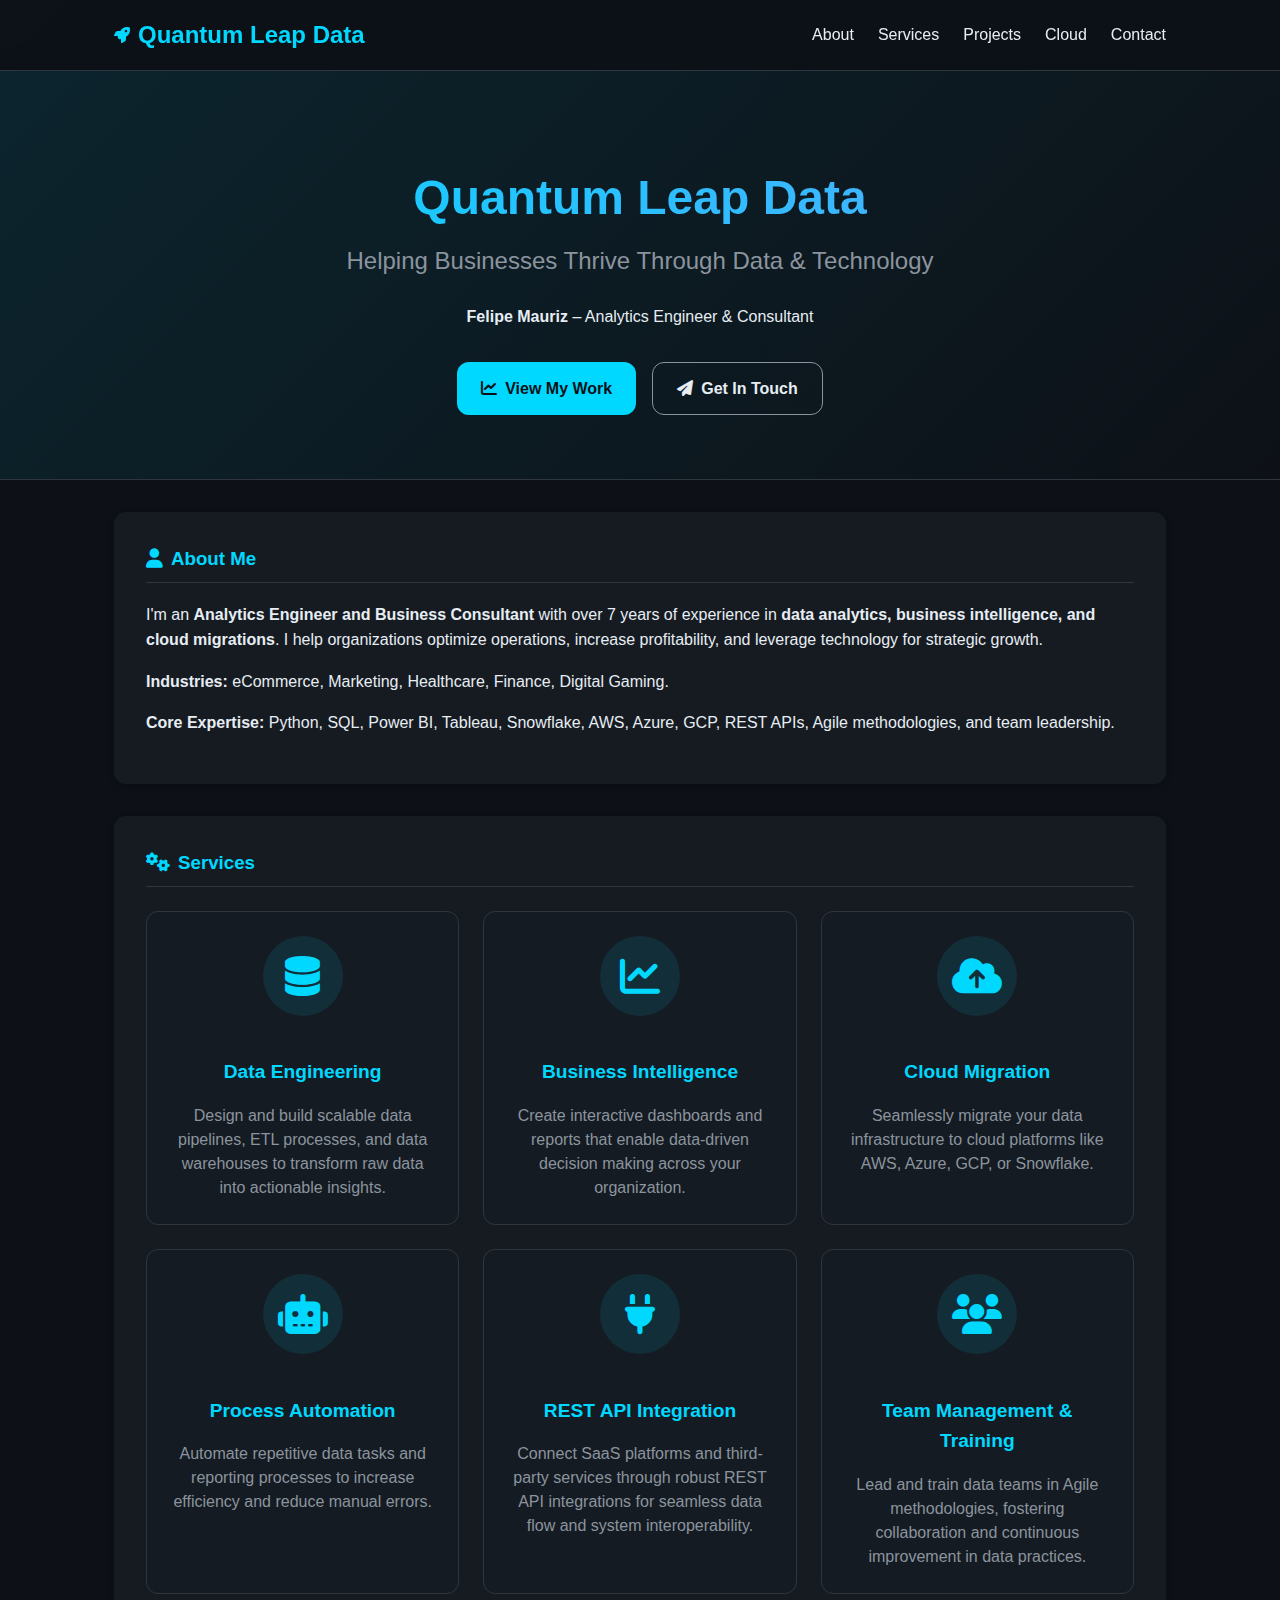
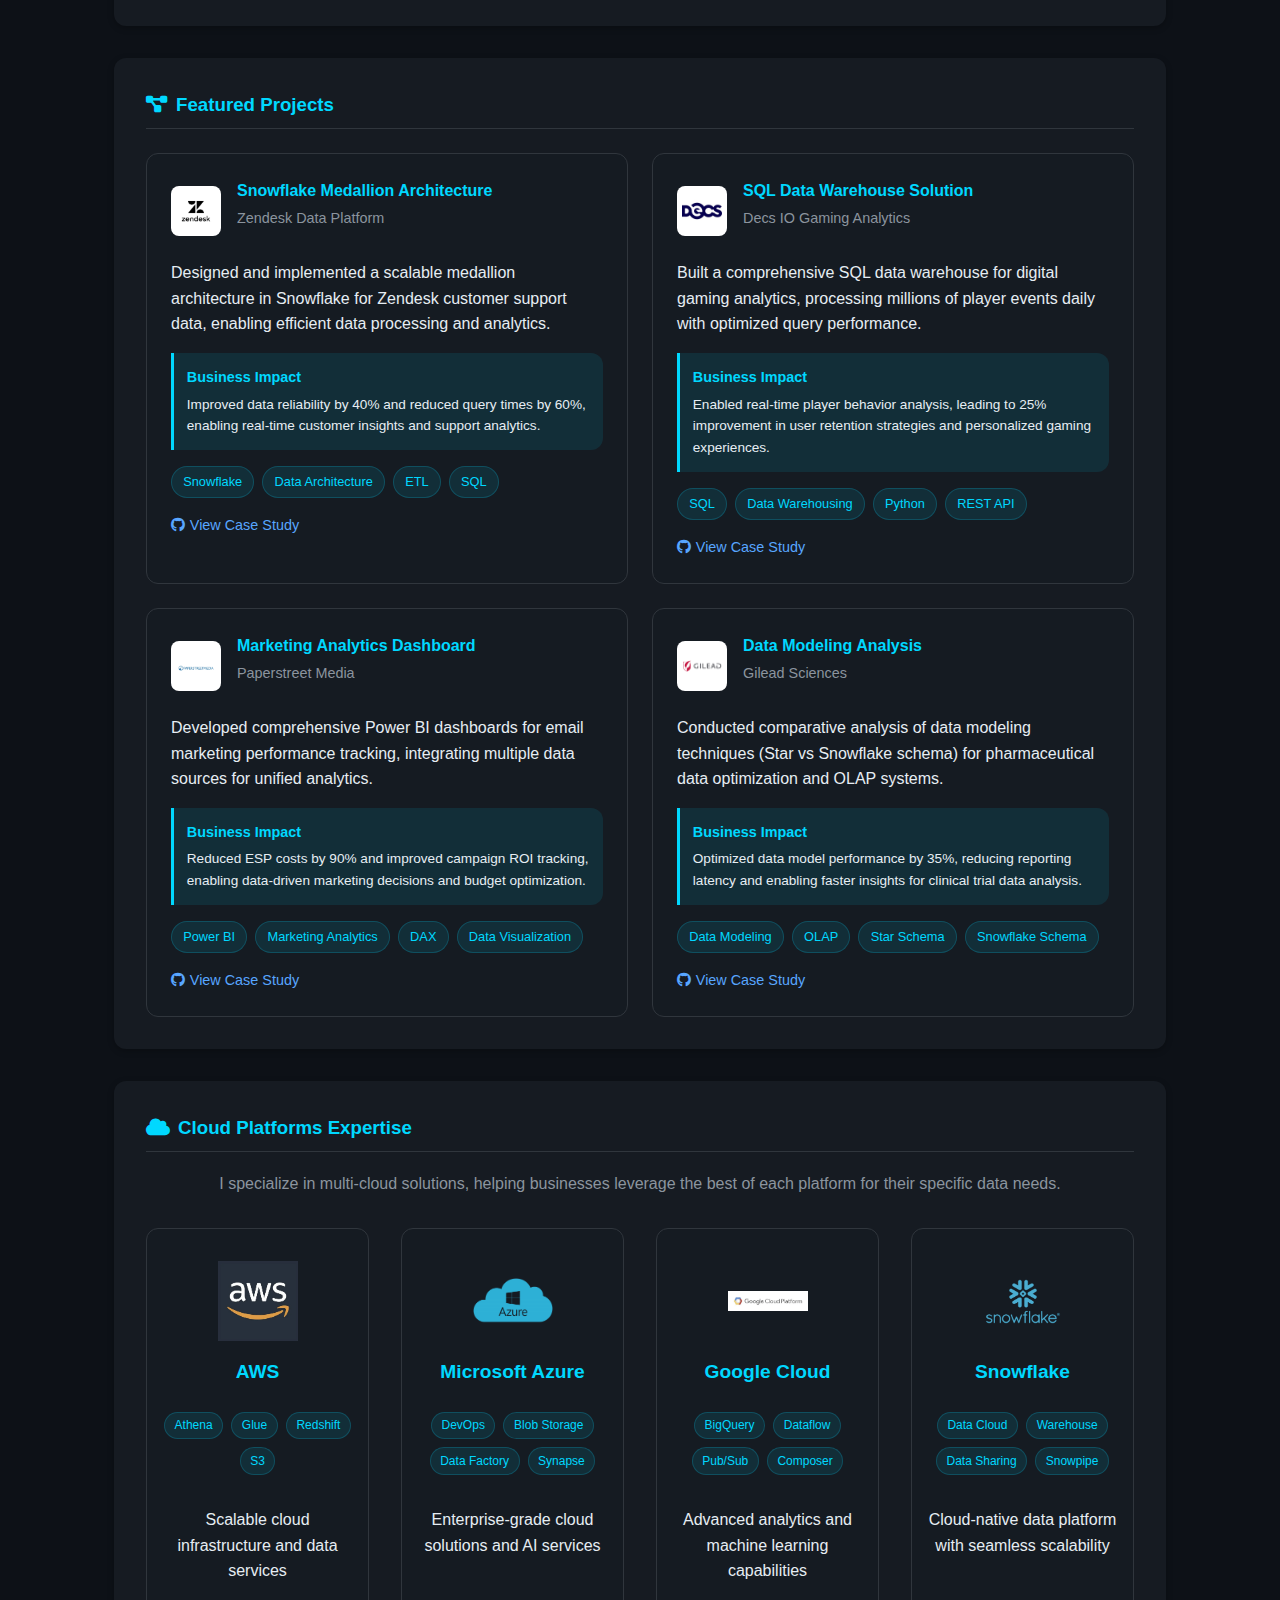
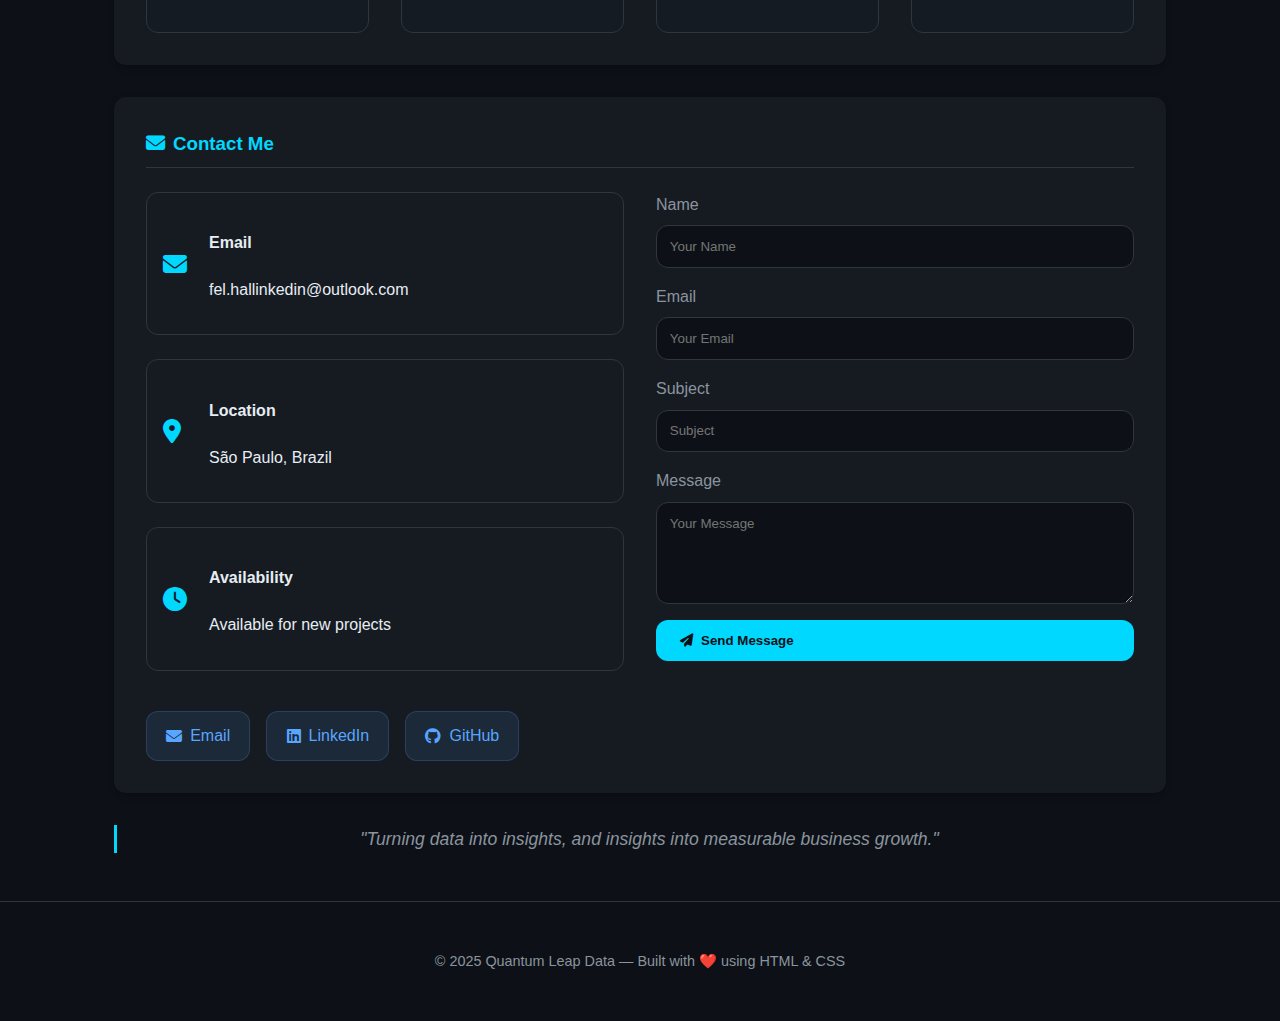
<file: index.html>
<!DOCTYPE html>
<html lang="en">
<head>
  <meta charset="UTF-8" />
  <meta name="viewport" content="width=device-width, initial-scale=1.0" />
  <meta name="description" content="Felipe Mauriz – Analytics Engineer & Business Consultant | Quantum Leap Data – Helping Businesses Thrive Through Data & Technology" />
  <title>Quantum Leap Data | Felipe Mauriz</title>
  <link rel="icon" href="https://cdn-icons-png.flaticon.com/512/4712/4712101.png" />
  <link rel="stylesheet" href="https://cdnjs.cloudflare.com/ajax/libs/font-awesome/6.4.0/css/all.min.css">
  <style>
    :root {
      --bg: #0d1117;
      --card: #161b22;
      --accent: #00d8ff;
      --accent-dark: #00a6cc;
      --text: #e6edf3;
      --muted: #8b949e;
      --link: #58a6ff;
      --radius: 12px;
      --shadow: rgba(0, 0, 0, 0.25);
      --transition: all 0.3s ease;
    }

    * {
      box-sizing: border-box;
      scroll-behavior: smooth;
    }

    body {
      font-family: "Segoe UI", Roboto, sans-serif;
      background-color: var(--bg);
      color: var(--text);
      margin: 0;
      padding: 0;
      line-height: 1.6;
    }

    /* ---------- Navigation ---------- */
    nav {
      position: fixed;
      top: 0;
      width: 100%;
      background-color: rgba(13, 17, 23, 0.95);
      backdrop-filter: blur(10px);
      z-index: 1000;
      padding: 1rem 0;
      border-bottom: 1px solid #30363d;
      animation: fadeInDown 0.8s ease-in-out;
    }

    .nav-container {
      max-width: 1100px;
      margin: 0 auto;
      display: flex;
      justify-content: space-between;
      align-items: center;
      padding: 0 1.5rem;
    }

    .logo {
      display: flex;
      align-items: center;
      gap: 0.5rem;
      font-weight: bold;
      color: var(--accent);
      text-decoration: none;
      transition: var(--transition);
    }

    .logo:hover {
      color: var(--accent-dark);
      text-decoration: none;
    }

    .logo span {
      font-size: 1.5rem;
    }

    .nav-links {
      display: flex;
      gap: 1.5rem;
    }

    .nav-links a {
      color: var(--text);
      text-decoration: none;
      font-weight: 500;
      transition: var(--transition);
    }

    .nav-links a:hover {
      color: var(--accent);
      text-decoration: none;
    }

    /* ---------- Header ---------- */
    header {
      text-align: center;
      padding: 8rem 1rem 4rem;
      border-bottom: 1px solid #30363d;
      background: linear-gradient(135deg, rgba(0,216,255,0.1) 0%, rgba(13,17,23,1) 100%);
      animation: fadeInDown 1s ease-in-out;
    }

    header h1 {
      font-size: 3rem;
      color: var(--accent);
      margin-bottom: 0.3rem;
      background: linear-gradient(90deg, var(--accent), var(--link));
      -webkit-background-clip: text;
      -webkit-text-fill-color: transparent;
      animation: fadeIn 1.5s ease;
    }

    header h2 {
      font-size: 1.5rem;
      color: var(--muted);
      font-weight: 400;
      margin-top: 0;
      margin-bottom: 1.5rem;
      animation: fadeIn 2s ease;
    }

    .cta-buttons {
      margin-top: 2rem;
      display: flex;
      gap: 1rem;
      justify-content: center;
      flex-wrap: wrap;
      animation: fadeInUp 1s ease;
    }

    .btn {
      padding: 0.8rem 1.5rem;
      border-radius: var(--radius);
      font-weight: 600;
      text-decoration: none;
      transition: var(--transition);
      display: inline-flex;
      align-items: center;
      gap: 0.5rem;
      border: none;
      cursor: pointer;
      font-family: inherit;
    }

    .btn-primary {
      background-color: var(--accent);
      color: var(--bg);
    }

    .btn-primary:hover {
      background-color: var(--accent-dark);
      transform: translateY(-2px);
      box-shadow: 0 5px 15px rgba(0, 216, 255, 0.3);
      text-decoration: none;
    }

    .btn-secondary {
      background-color: transparent;
      color: var(--text);
      border: 1px solid var(--muted);
    }

    .btn-secondary:hover {
      border-color: var(--accent);
      color: var(--accent);
      transform: translateY(-2px);
      text-decoration: none;
    }

    /* ---------- Main Content ---------- */
    main {
      max-width: 1100px;
      margin: 2rem auto;
      padding: 0 1.5rem;
    }

    /* ---------- Sections ---------- */
    section {
      background: var(--card);
      padding: 2rem;
      border-radius: var(--radius);
      margin-bottom: 2rem;
      box-shadow: 0 2px 6px var(--shadow);
      transition: transform 0.2s ease, box-shadow 0.3s ease;
      animation: fadeInUp 0.8s ease;
    }

    section:hover {
      transform: translateY(-3px);
      box-shadow: 0 4px 12px var(--shadow);
    }

    section h3 {
      color: var(--accent);
      border-bottom: 1px solid #30363d;
      padding-bottom: 0.5rem;
      margin-top: 0;
      display: flex;
      align-items: center;
      gap: 0.5rem;
    }

    section h3 i {
      font-size: 1.2rem;
    }

    /* ---------- About Section ---------- */
    #about p {
      margin-bottom: 1rem;
    }

    /* ---------- Services Section ---------- */
    .services-grid {
      display: grid;
      grid-template-columns: repeat(auto-fit, minmax(280px, 1fr));
      gap: 1.5rem;
      margin-top: 1.5rem;
    }

    .service-card {
      background: rgba(22, 27, 34, 0.7);
      border-radius: var(--radius);
      padding: 1.5rem;
      border: 1px solid #30363d;
      transition: var(--transition);
      text-align: center;
      display: flex;
      flex-direction: column;
      align-items: center;
    }

    .service-card:hover {
      border-color: var(--accent);
      transform: translateY(-5px);
      box-shadow: 0 8px 20px rgba(0, 216, 255, 0.2);
    }

    .service-icon {
      font-size: 2.5rem;
      color: var(--accent);
      margin-bottom: 1rem;
      display: flex;
      align-items: center;
      justify-content: center;
      width: 80px;
      height: 80px;
      background: rgba(0, 216, 255, 0.1);
      border-radius: 50%;
      transition: var(--transition);
    }

    .service-card:hover .service-icon {
      background: rgba(0, 216, 255, 0.2);
      transform: scale(1.1);
    }

    .service-card h4 {
      color: var(--accent);
      margin-bottom: 1rem;
      font-size: 1.2rem;
    }

    .service-card p {
      margin: 0;
      color: var(--muted);
      line-height: 1.5;
    }

    /* ---------- Featured Projects ---------- */
    .projects-grid {
      display: grid;
      grid-template-columns: repeat(auto-fill, minmax(350px, 1fr));
      gap: 1.5rem;
      margin-top: 1.5rem;
    }

    .project-card {
      background: rgba(22, 27, 34, 0.7);
      border-radius: var(--radius);
      padding: 1.5rem;
      transition: var(--transition);
      border: 1px solid #30363d;
      animation: fadeIn 0.8s ease;
    }

    .project-card:hover {
      border-color: var(--accent);
      transform: translateY(-5px);
      box-shadow: 0 6px 15px var(--shadow);
    }

    .project-header {
      display: flex;
      align-items: center;
      gap: 1rem;
      margin-bottom: 1rem;
    }

    .company-logo {
      width: 50px;
      height: 50px;
      border-radius: 8px;
      object-fit: contain;
      background: white;
      padding: 5px;
    }

    .project-card h4 {
      margin: 0;
      color: var(--accent);
    }

    .project-card .company {
      color: var(--muted);
      font-size: 0.9rem;
      margin-top: 0.2rem;
    }

    .project-value {
      background: rgba(0, 216, 255, 0.1);
      border-left: 3px solid var(--accent);
      padding: 0.8rem;
      margin: 1rem 0;
      border-radius: 0 var(--radius) var(--radius) 0;
    }

    .project-value h5 {
      margin: 0 0 0.3rem 0;
      color: var(--accent);
      font-size: 0.9rem;
    }

    .project-value p {
      margin: 0;
      font-size: 0.85rem;
    }

    .project-tags {
      display: flex;
      flex-wrap: wrap;
      gap: 0.5rem;
      margin: 1rem 0;
    }

    .tag {
      background: rgba(0, 216, 255, 0.1);
      color: var(--accent);
      padding: 0.3rem 0.7rem;
      border-radius: 20px;
      font-size: 0.8rem;
      border: 1px solid rgba(0, 216, 255, 0.2);
    }

    .project-links {
      display: flex;
      gap: 1rem;
      margin-top: 1rem;
    }

    .project-links a {
      display: flex;
      align-items: center;
      gap: 0.3rem;
      font-size: 0.9rem;
      transition: var(--transition);
    }

    .project-links a:hover {
      color: var(--accent);
      text-decoration: none;
    }

    /* ---------- Cloud Platforms Section ---------- */
    .cloud-platforms {
      text-align: center;
    }

    .cloud-intro {
      margin-bottom: 2rem;
      color: var(--muted);
    }

    .cloud-grid {
      display: grid;
      grid-template-columns: repeat(auto-fit, minmax(200px, 1fr));
      gap: 2rem;
      margin-top: 2rem;
    }

    .cloud-card {
      background: rgba(22, 27, 34, 0.7);
      border-radius: var(--radius);
      padding: 2rem 1rem;
      border: 1px solid #30363d;
      transition: var(--transition);
      display: flex;
      flex-direction: column;
      align-items: center;
      gap: 1rem;
    }

    .cloud-card:hover {
      border-color: var(--accent);
      transform: translateY(-5px);
      box-shadow: 0 8px 20px rgba(0, 216, 255, 0.2);
    }

    .cloud-logo {
      width: 80px;
      height: 80px;
      object-fit: contain;
      filter: grayscale(0.3);
      transition: var(--transition);
    }

    .cloud-card:hover .cloud-logo {
      filter: grayscale(0);
      transform: scale(1.1);
    }

    .cloud-card h4 {
      color: var(--accent);
      margin: 0;
      font-size: 1.2rem;
    }

    .cloud-services {
      display: flex;
      flex-wrap: wrap;
      gap: 0.5rem;
      justify-content: center;
      margin-top: 0.5rem;
    }

    .service-tag {
      background: rgba(0, 216, 255, 0.1);
      color: var(--accent);
      padding: 0.2rem 0.6rem;
      border-radius: 15px;
      font-size: 0.75rem;
      border: 1px solid rgba(0, 216, 255, 0.2);
    }

    /* ---------- Contact Section ---------- */
    .contact-container {
      display: grid;
      grid-template-columns: 1fr 1fr;
      gap: 2rem;
      margin-top: 1.5rem;
    }

    .contact-info {
      display: flex;
      flex-direction: column;
      gap: 1.5rem;
    }

    .contact-item {
      display: flex;
      align-items: center;
      gap: 1rem;
      padding: 1rem;
      background: rgba(22, 27, 34, 0.5);
      border-radius: var(--radius);
      border: 1px solid #30363d;
      transition: var(--transition);
    }

    .contact-item:hover {
      border-color: var(--accent);
      transform: translateY(-2px);
    }

    .contact-item i {
      font-size: 1.5rem;
      color: var(--accent);
      width: 30px;
    }

    .contact-form {
      display: flex;
      flex-direction: column;
      gap: 1rem;
    }

    .form-group {
      display: flex;
      flex-direction: column;
      gap: 0.5rem;
    }

    .form-group label {
      font-weight: 500;
      color: var(--muted);
    }

    .form-group input,
    .form-group textarea,
    .form-group select {
      padding: 0.8rem;
      border-radius: var(--radius);
      border: 1px solid #30363d;
      background: var(--bg);
      color: var(--text);
      font-family: inherit;
      transition: var(--transition);
    }

    .form-group input:focus,
    .form-group textarea:focus,
    .form-group select:focus {
      outline: none;
      border-color: var(--accent);
      box-shadow: 0 0 0 2px rgba(0, 216, 255, 0.2);
    }

    .contact-links {
      display: flex;
      gap: 1rem;
      margin-top: 1rem;
    }

    .contact-links a {
      display: flex;
      align-items: center;
      gap: 0.5rem;
      padding: 0.7rem 1.2rem;
      background: rgba(88, 166, 255, 0.1);
      border-radius: var(--radius);
      transition: var(--transition);
      border: 1px solid rgba(88, 166, 255, 0.2);
    }

    .contact-links a:hover {
      background: rgba(88, 166, 255, 0.2);
      text-decoration: none;
      transform: translateY(-2px);
      border-color: var(--link);
    }

    /* ---------- Links ---------- */
    a {
      color: var(--link);
      text-decoration: none;
      transition: color 0.2s ease;
    }

    a:hover {
      color: var(--accent);
      text-decoration: underline;
    }

    /* ---------- Quote & Footer ---------- */
    .quote {
      font-style: italic;
      text-align: center;
      margin-top: 2rem;
      color: var(--muted);
      animation: fadeIn 2s ease;
      border-left: 3px solid var(--accent);
      padding-left: 1rem;
      font-size: 1.1rem;
    }

    footer {
      text-align: center;
      padding: 3rem 1rem;
      color: var(--muted);
      border-top: 1px solid #30363d;
      font-size: 0.9rem;
      margin-top: 3rem;
    }

    /* ---------- Animations ---------- */
    @keyframes fadeIn {
      from { opacity: 0; }
      to { opacity: 1; }
    }

    @keyframes fadeInDown {
      from { opacity: 0; transform: translateY(-15px); }
      to { opacity: 1; transform: translateY(0); }
    }

    @keyframes fadeInUp {
      from { opacity: 0; transform: translateY(15px); }
      to { opacity: 1; transform: translateY(0); }
    }

    @keyframes fadeInRight {
      from { opacity: 0; transform: translateX(-15px); }
      to { opacity: 1; transform: translateX(0); }
    }

    /* ---------- Responsive ---------- */
    @media (max-width: 1200px) {
      .services-grid {
        grid-template-columns: repeat(2, 1fr);
      }
    }

    @media (max-width: 768px) {
      .nav-container {
        flex-direction: column;
        gap: 1rem;
      }
      
      .nav-links {
        gap: 1rem;
      }
      
      header {
        padding: 7rem 1rem 3rem;
      }
      
      header h1 {
        font-size: 2.2rem;
      }
      
      .cta-buttons {
        flex-direction: column;
        align-items: center;
      }
      
      .contact-container {
        grid-template-columns: 1fr;
      }
      
      .projects-grid {
        grid-template-columns: 1fr;
      }

      .cloud-grid {
        grid-template-columns: repeat(2, 1fr);
        gap: 1rem;
      }

      .services-grid {
        grid-template-columns: 1fr;
        gap: 1rem;
      }
      
      .service-card {
        padding: 1.25rem;
      }
      
      .service-icon {
        width: 70px;
        height: 70px;
        font-size: 2rem;
      }
    }

    @media (max-width: 600px) {
      header h1 {
        font-size: 2rem;
      }

      section {
        padding: 1rem;
      }

      .contact-links {
        flex-direction: column;
      }

      .cloud-grid {
        grid-template-columns: 1fr;
      }
    }

    @media (max-width: 480px) {
      header h1 {
        font-size: 1.8rem;
      }
      
      header h2 {
        font-size: 1.2rem;
      }
      
      .nav-links {
        flex-wrap: wrap;
        justify-content: center;
      }

      .service-card {
        padding: 1rem;
      }
      
      .service-card h4 {
        font-size: 1.1rem;
      }
      
      .service-icon {
        width: 60px;
        height: 60px;
        font-size: 1.8rem;
      }
    }
  </style>
</head>

<body>
  <!-- Navigation -->
  <nav>
    <div class="nav-container">
      <a href="#" class="logo">
        <i class="fas fa-rocket"></i>
        <span>Quantum Leap Data</span>
      </a>
      <div class="nav-links">
        <a href="#about">About</a>
        <a href="#services">Services</a>
        <a href="#projects">Projects</a>
        <a href="#cloud">Cloud</a>
        <a href="#contact">Contact</a>
      </div>
    </div>
  </nav>

  <!-- Header -->
  <header>
    <h1>Quantum Leap Data</h1>
    <h2>Helping Businesses Thrive Through Data & Technology</h2>
    <p><strong>Felipe Mauriz</strong> – Analytics Engineer & Consultant</p>
    <div class="cta-buttons">
      <a href="#projects" class="btn btn-primary">
        <i class="fas fa-chart-line"></i> View My Work
      </a>
      <a href="#contact" class="btn btn-secondary">
        <i class="fas fa-paper-plane"></i> Get In Touch
      </a>
    </div>
  </header>

  <main>
    <!-- About Section -->
    <section id="about">
      <h3><i class="fas fa-user"></i> About Me</h3>
      <p>I'm an <strong>Analytics Engineer and Business Consultant</strong> with over 7 years of experience in <strong>data analytics, business intelligence, and cloud migrations</strong>. I help organizations optimize operations, increase profitability, and leverage technology for strategic growth.</p>
      <p><strong>Industries:</strong> eCommerce, Marketing, Healthcare, Finance, Digital Gaming.</p>
      <p><strong>Core Expertise:</strong> Python, SQL, Power BI, Tableau, Snowflake, AWS, Azure, GCP, REST APIs, Agile methodologies, and team leadership.</p>
    </section>

    <!-- Services Section -->
    <section id="services">
      <h3><i class="fas fa-cogs"></i> Services</h3>
      <div class="services-grid">
        <div class="service-card">
          <div class="service-icon">
            <i class="fas fa-database"></i>
          </div>
          <h4>Data Engineering</h4>
          <p>Design and build scalable data pipelines, ETL processes, and data warehouses to transform raw data into actionable insights.</p>
        </div>
        
        <div class="service-card">
          <div class="service-icon">
            <i class="fas fa-chart-line"></i>
          </div>
          <h4>Business Intelligence</h4>
          <p>Create interactive dashboards and reports that enable data-driven decision making across your organization.</p>
        </div>
        
        <div class="service-card">
          <div class="service-icon">
            <i class="fas fa-cloud-upload-alt"></i>
          </div>
          <h4>Cloud Migration</h4>
          <p>Seamlessly migrate your data infrastructure to cloud platforms like AWS, Azure, GCP, or Snowflake.</p>
        </div>
        
        <div class="service-card">
          <div class="service-icon">
            <i class="fas fa-robot"></i>
          </div>
          <h4>Process Automation</h4>
          <p>Automate repetitive data tasks and reporting processes to increase efficiency and reduce manual errors.</p>
        </div>

        <!-- New Service: REST API Integration -->
        <div class="service-card">
          <div class="service-icon">
            <i class="fas fa-plug"></i>
          </div>
          <h4>REST API Integration</h4>
          <p>Connect SaaS platforms and third-party services through robust REST API integrations for seamless data flow and system interoperability.</p>
        </div>

        <!-- New Service: Team Management & Training -->
        <div class="service-card">
          <div class="service-icon">
            <i class="fas fa-users"></i>
          </div>
          <h4>Team Management & Training</h4>
          <p>Lead and train data teams in Agile methodologies, fostering collaboration and continuous improvement in data practices.</p>
        </div>
      </div>
    </section>

    <!-- Featured Projects Section -->
    <section id="projects">
      <h3><i class="fas fa-project-diagram"></i> Featured Projects</h3>
      <div class="projects-grid">
        <!-- Zendesk Project -->
        <div class="project-card">
          <div class="project-header">
            <img src="assets/images/zendesk-logo.png" alt="Zendesk" class="company-logo" onerror="this.src='https://via.placeholder.com/50x50/161b22/00d8ff?text=ZD'">
            <div>
              <h4>Snowflake Medallion Architecture</h4>
              <p class="company">Zendesk Data Platform</p>
            </div>
          </div>
          <p>Designed and implemented a scalable medallion architecture in Snowflake for Zendesk customer support data, enabling efficient data processing and analytics.</p>
          <div class="project-value">
            <h5>Business Impact</h5>
            <p>Improved data reliability by 40% and reduced query times by 60%, enabling real-time customer insights and support analytics.</p>
          </div>
          <div class="project-tags">
            <span class="tag">Snowflake</span>
            <span class="tag">Data Architecture</span>
            <span class="tag">ETL</span>
            <span class="tag">SQL</span>
          </div>
          <div class="project-links">
            <a href="https://github.com/Felipe-portfolio/Snowflake_medallion" target="_blank">
              <i class="fab fa-github"></i> View Case Study
            </a>
          </div>
        </div>

        <!-- Decs IO Project -->
        <div class="project-card">
          <div class="project-header">
            <img src="assets/images/decsio-logo.png" alt="Decs IO" class="company-logo" onerror="this.src='https://via.placeholder.com/50x50/161b22/00d8ff?text=DI'">
            <div>
              <h4>SQL Data Warehouse Solution</h4>
              <p class="company">Decs IO Gaming Analytics</p>
            </div>
          </div>
          <p>Built a comprehensive SQL data warehouse for digital gaming analytics, processing millions of player events daily with optimized query performance.</p>
          <div class="project-value">
            <h5>Business Impact</h5>
            <p>Enabled real-time player behavior analysis, leading to 25% improvement in user retention strategies and personalized gaming experiences.</p>
          </div>
          <div class="project-tags">
            <span class="tag">SQL</span>
            <span class="tag">Data Warehousing</span>
            <span class="tag">Python</span>
            <span class="tag">REST API</span>
          </div>
          <div class="project-links">
            <a href="https://github.com/Felipe-portfolio/sql-data-warehouse" target="_blank">
              <i class="fab fa-github"></i> View Case Study
            </a>
          </div>
        </div>

        <!-- Paperstreet Media Project -->
        <div class="project-card">
          <div class="project-header">
            <img src="assets/images/paperstreet-logo.png" alt="Paperstreet Media" class="company-logo" onerror="this.src='https://via.placeholder.com/50x50/161b22/00d8ff?text=PS'">
            <div>
              <h4>Marketing Analytics Dashboard</h4>
              <p class="company">Paperstreet Media</p>
            </div>
          </div>
          <p>Developed comprehensive Power BI dashboards for email marketing performance tracking, integrating multiple data sources for unified analytics.</p>
          <div class="project-value">
            <h5>Business Impact</h5>
            <p>Reduced ESP costs by 90% and improved campaign ROI tracking, enabling data-driven marketing decisions and budget optimization.</p>
          </div>
          <div class="project-tags">
            <span class="tag">Power BI</span>
            <span class="tag">Marketing Analytics</span>
            <span class="tag">DAX</span>
            <span class="tag">Data Visualization</span>
          </div>
          <div class="project-links">
            <a href="https://github.com/Felipe-portfolio/Power_Bi_Marketing" target="_blank">
              <i class="fab fa-github"></i> View Case Study
            </a>
          </div>
        </div>

        <!-- Gilead Project -->
        <div class="project-card">
          <div class="project-header">
            <img src="assets/images/gilead-logo.png" alt="Gilead" class="company-logo" onerror="this.src='https://via.placeholder.com/50x50/161b22/00d8ff?text=GL'">
            <div>
              <h4>Data Modeling Analysis</h4>
              <p class="company">Gilead Sciences</p>
            </div>
          </div>
          <p>Conducted comparative analysis of data modeling techniques (Star vs Snowflake schema) for pharmaceutical data optimization and OLAP systems.</p>
          <div class="project-value">
            <h5>Business Impact</h5>
            <p>Optimized data model performance by 35%, reducing reporting latency and enabling faster insights for clinical trial data analysis.</p>
          </div>
          <div class="project-tags">
            <span class="tag">Data Modeling</span>
            <span class="tag">OLAP</span>
            <span class="tag">Star Schema</span>
            <span class="tag">Snowflake Schema</span>
          </div>
          <div class="project-links">
            <a href="https://github.com/Felipe-portfolio/star-vs-snowflake-vs-oltp-vs-olap" target="_blank">
              <i class="fab fa-github"></i> View Case Study
            </a>
          </div>
        </div>
      </div>
    </section>

    <!-- Cloud Platforms Section -->
    <section id="cloud" class="cloud-platforms">
      <h3><i class="fas fa-cloud"></i> Cloud Platforms Expertise</h3>
      <p class="cloud-intro">I specialize in multi-cloud solutions, helping businesses leverage the best of each platform for their specific data needs.</p>
      
      <div class="cloud-grid">
        <!-- AWS -->
        <div class="cloud-card">
          <img src="assets/images/aws-logo.png" alt="AWS" class="cloud-logo" onerror="this.src='https://via.placeholder.com/80x80/161b22/00d8ff?text=AWS'">
          <h4>AWS</h4>
          <div class="cloud-services">
            <span class="service-tag">Athena</span>
            <span class="service-tag">Glue</span>
            <span class="service-tag">Redshift</span>
            <span class="service-tag">S3</span>
          </div>
          <p>Scalable cloud infrastructure and data services</p>
        </div>

        <!-- Azure -->
        <div class="cloud-card">
          <img src="assets/images/azure-logo.png" alt="Azure" class="cloud-logo" onerror="this.src='https://via.placeholder.com/80x80/161b22/00d8ff?text=AZURE'">
          <h4>Microsoft Azure</h4>
          <div class="cloud-services">
            <span class="service-tag">DevOps</span>
            <span class="service-tag">Blob Storage</span>
            <span class="service-tag">Data Factory</span>
            <span class="service-tag">Synapse</span>
          </div>
          <p>Enterprise-grade cloud solutions and AI services</p>
        </div>

        <!-- GCP -->
        <div class="cloud-card">
          <img src="assets/images/gcp-logo.png" alt="Google Cloud" class="cloud-logo" onerror="this.src='https://via.placeholder.com/80x80/161b22/00d8ff?text=GCP'">
          <h4>Google Cloud</h4>
          <div class="cloud-services">
            <span class="service-tag">BigQuery</span>
            <span class="service-tag">Dataflow</span>
            <span class="service-tag">Pub/Sub</span>
            <span class="service-tag">Composer</span>
          </div>
          <p>Advanced analytics and machine learning capabilities</p>
        </div>

        <!-- Snowflake -->
        <div class="cloud-card">
          <img src="assets/images/snowflake-logo.png" alt="Snowflake" class="cloud-logo" onerror="this.src='https://via.placeholder.com/80x80/161b22/00d8ff?text=SNOW'">
          <h4>Snowflake</h4>
          <div class="cloud-services">
            <span class="service-tag">Data Cloud</span>
            <span class="service-tag">Warehouse</span>
            <span class="service-tag">Data Sharing</span>
            <span class="service-tag">Snowpipe</span>
          </div>
          <p>Cloud-native data platform with seamless scalability</p>
        </div>
      </div>
    </section>

    <!-- Contact Section -->
    <section id="contact">
      <h3><i class="fas fa-envelope"></i> Contact Me</h3>
      <div class="contact-container">
        <div class="contact-info">
          <div class="contact-item">
            <i class="fas fa-envelope"></i>
            <div>
              <h4>Email</h4>
              <p>fel.hallinkedin@outlook.com</p>
            </div>
          </div>
          
          <div class="contact-item">
            <i class="fas fa-map-marker-alt"></i>
            <div>
              <h4>Location</h4>
              <p>São Paulo, Brazil</p>
            </div>
          </div>
          
          <div class="contact-item">
            <i class="fas fa-clock"></i>
            <div>
              <h4>Availability</h4>
              <p>Available for new projects</p>
            </div>
          </div>
          
          <div class="contact-links">
            <a href="mailto:fel.hallinkedin@outlook.com">
              <i class="fas fa-envelope"></i> Email
            </a>
            <a href="https://linkedin.com/in/felipe-mauriz-rodrigues" target="_blank">
              <i class="fab fa-linkedin"></i> LinkedIn
            </a>
            <a href="https://github.com/Felipe-portfolio" target="_blank">
              <i class="fab fa-github"></i> GitHub
            </a>
          </div>
        </div>
        
        <div class="contact-form">
          <div class="form-group">
            <label for="name">Name</label>
            <input type="text" id="name" placeholder="Your Name">
          </div>
          
          <div class="form-group">
            <label for="email">Email</label>
            <input type="email" id="email" placeholder="Your Email">
          </div>
          
          <div class="form-group">
            <label for="subject">Subject</label>
            <input type="text" id="subject" placeholder="Subject">
          </div>
          
          <div class="form-group">
            <label for="message">Message</label>
            <textarea id="message" rows="5" placeholder="Your Message"></textarea>
          </div>
          
          <button type="submit" class="btn btn-primary">
            <i class="fas fa-paper-plane"></i> Send Message
          </button>
        </div>
      </div>
    </section>

    <p class="quote">"Turning data into insights, and insights into measurable business growth."</p>
  </main>

  <footer>
    © 2025 Quantum Leap Data — Built with ❤️ using HTML & CSS
  </footer>

  <script>
    // Simple form submission handler (would need backend for actual submission)
    document.querySelector('.contact-form').addEventListener('submit', function(e) {
      e.preventDefault();
      alert('Thank you for your message! I will get back to you soon.');
      this.reset();
    });
    
    // Add smooth scrolling for navigation links
    document.querySelectorAll('a[href^="#"]').forEach(anchor => {
      anchor.addEventListener('click', function (e) {
        e.preventDefault();
        document.querySelector(this.getAttribute('href')).scrollIntoView({
          behavior: 'smooth'
        });
      });
    });
  </script>
</body>
</html>
</file>
